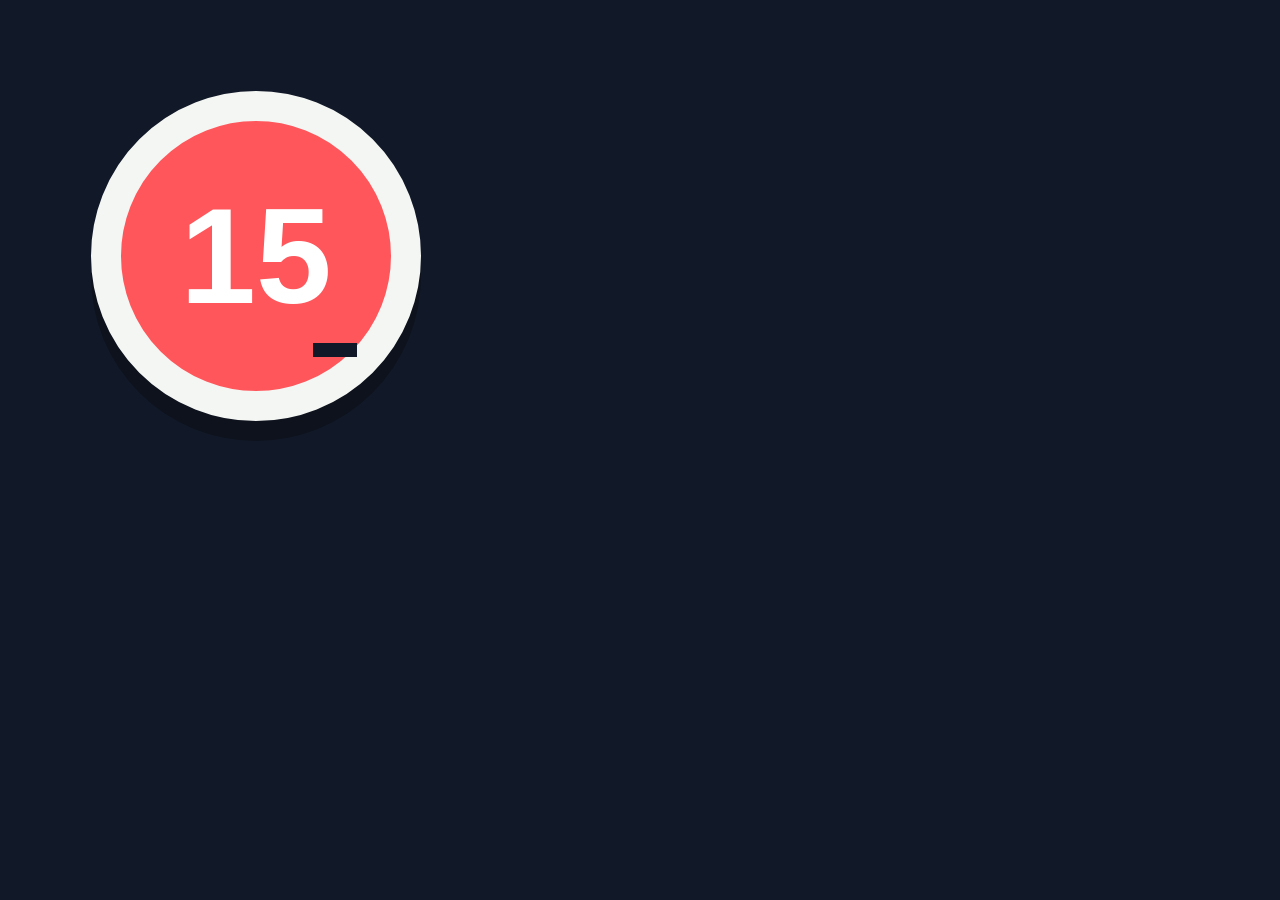
<file: app-icon.html>
<!doctype html>
<html lang="en">
  <head>
    <meta charset="utf-8">
    <meta name="robots" content="noindex">
    <title>MinuteMix App Icon</title>
    <style>
      * { box-sizing: border-box; }
      html, body { margin: 0; width: 512px; height: 512px; overflow: hidden; }
      body {
        display: grid;
        place-items: center;
        background: #111827;
        font-family: Arial, Helvetica, sans-serif;
      }
      .mark {
        position: relative;
        display: grid;
        place-items: center;
        width: 330px;
        height: 330px;
        border: 30px solid #f4f6f3;
        border-radius: 50%;
        background: #ff565b;
        color: #fff;
        box-shadow: 0 20px 0 rgba(0, 0, 0, .26);
        font-size: 136px;
        font-weight: 900;
      }
      .mark::after {
        content: "";
        position: absolute;
        right: 34px;
        bottom: 34px;
        width: 44px;
        height: 14px;
        background: #111827;
      }
    </style>
  </head>
  <body><main class="mark">15</main></body>
</html>
</file>
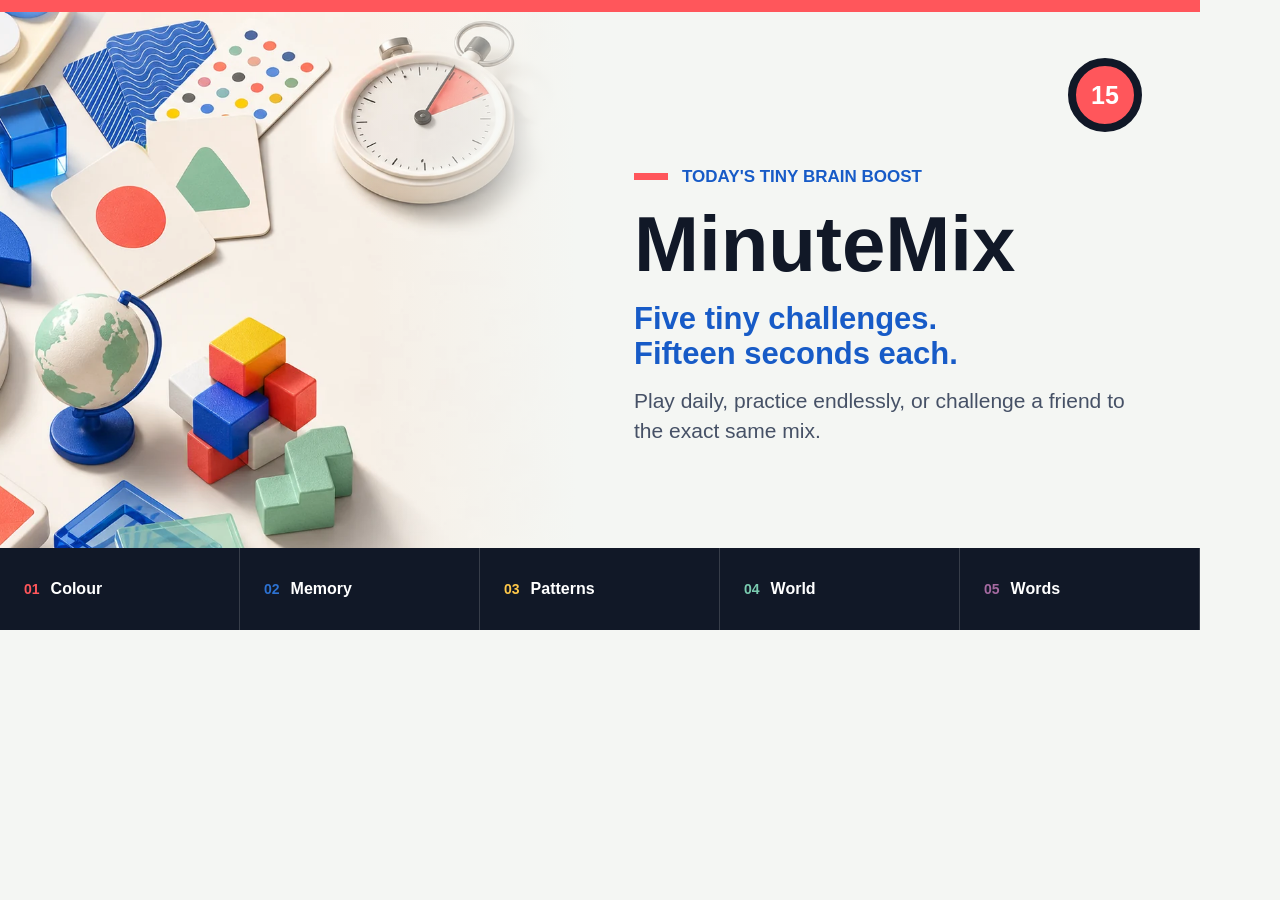
<file: social-card.html>
<!doctype html>
<html lang="en">
  <head>
    <meta charset="utf-8">
    <meta name="robots" content="noindex">
    <title>MinuteMix Social Card</title>
    <style>
      * { box-sizing: border-box; }
      html, body { margin: 0; width: 1200px; height: 630px; overflow: hidden; }
      body {
        background: #f4f6f3;
        color: #111827;
        font-family: Arial, Helvetica, sans-serif;
      }
      .card {
        position: relative;
        display: grid;
        grid-template-columns: 48% 52%;
        width: 1200px;
        height: 630px;
        border-top: 12px solid #ff565b;
        overflow: hidden;
      }
      .art {
        position: relative;
        overflow: hidden;
        background: #dce5df;
      }
      .art img {
        width: 100%;
        height: 100%;
        object-fit: cover;
        object-position: 40% center;
      }
      .art::after {
        content: "";
        position: absolute;
        inset: 0;
        background: linear-gradient(90deg, transparent 64%, #f4f6f3 100%);
      }
      .copy {
        position: relative;
        z-index: 2;
        display: flex;
        flex-direction: column;
        justify-content: center;
        padding: 68px 62px 98px 58px;
      }
      .eyebrow {
        display: flex;
        align-items: center;
        gap: 14px;
        margin: 0 0 22px;
        color: #175bc7;
        font-size: 17px;
        font-weight: 800;
        text-transform: uppercase;
      }
      .eyebrow span { width: 34px; height: 7px; background: #ff565b; }
      h1 {
        margin: 0;
        font-size: 78px;
        line-height: 0.92;
        letter-spacing: 0;
      }
      .lead {
        max-width: 510px;
        margin: 22px 0 14px;
        color: #175bc7;
        font-size: 31px;
        line-height: 1.12;
        font-weight: 800;
      }
      .description {
        max-width: 500px;
        margin: 0;
        color: #465166;
        font-size: 21px;
        line-height: 1.42;
      }
      .brand-mark {
        position: absolute;
        right: 58px;
        top: 46px;
        display: grid;
        place-items: center;
        width: 74px;
        height: 74px;
        border: 8px solid #111827;
        border-radius: 50%;
        background: #ff565b;
        color: #fff;
        font-size: 25px;
        font-weight: 900;
      }
      .rounds {
        position: absolute;
        right: 0;
        bottom: 0;
        left: 0;
        z-index: 3;
        display: grid;
        grid-template-columns: repeat(5, 1fr);
        height: 82px;
        background: #111827;
        color: #fff;
      }
      .rounds div {
        display: flex;
        align-items: center;
        gap: 11px;
        padding: 0 24px;
        border-right: 1px solid rgba(255,255,255,.16);
        font-size: 16px;
        font-weight: 800;
      }
      .rounds span { font-size: 14px; }
      .rounds div:nth-child(1) span { color: #ff565b; }
      .rounds div:nth-child(2) span { color: #2d72d2; }
      .rounds div:nth-child(3) span { color: #ffc849; }
      .rounds div:nth-child(4) span { color: #7acbb0; }
      .rounds div:nth-child(5) span { color: #a56aa1; }
    </style>
  </head>
  <body>
    <main class="card">
      <section class="art"><img src="assets/minutemix-key-art.webp" alt=""></section>
      <section class="copy">
        <div class="brand-mark">15</div>
        <p class="eyebrow"><span></span> Today&apos;s tiny brain boost</p>
        <h1>MinuteMix</h1>
        <p class="lead">Five tiny challenges.<br>Fifteen seconds each.</p>
        <p class="description">Play daily, practice endlessly, or challenge a friend to the exact same mix.</p>
      </section>
      <div class="rounds">
        <div><span>01</span> Colour</div>
        <div><span>02</span> Memory</div>
        <div><span>03</span> Patterns</div>
        <div><span>04</span> World</div>
        <div><span>05</span> Words</div>
      </div>
    </main>
  </body>
</html>
</file>
